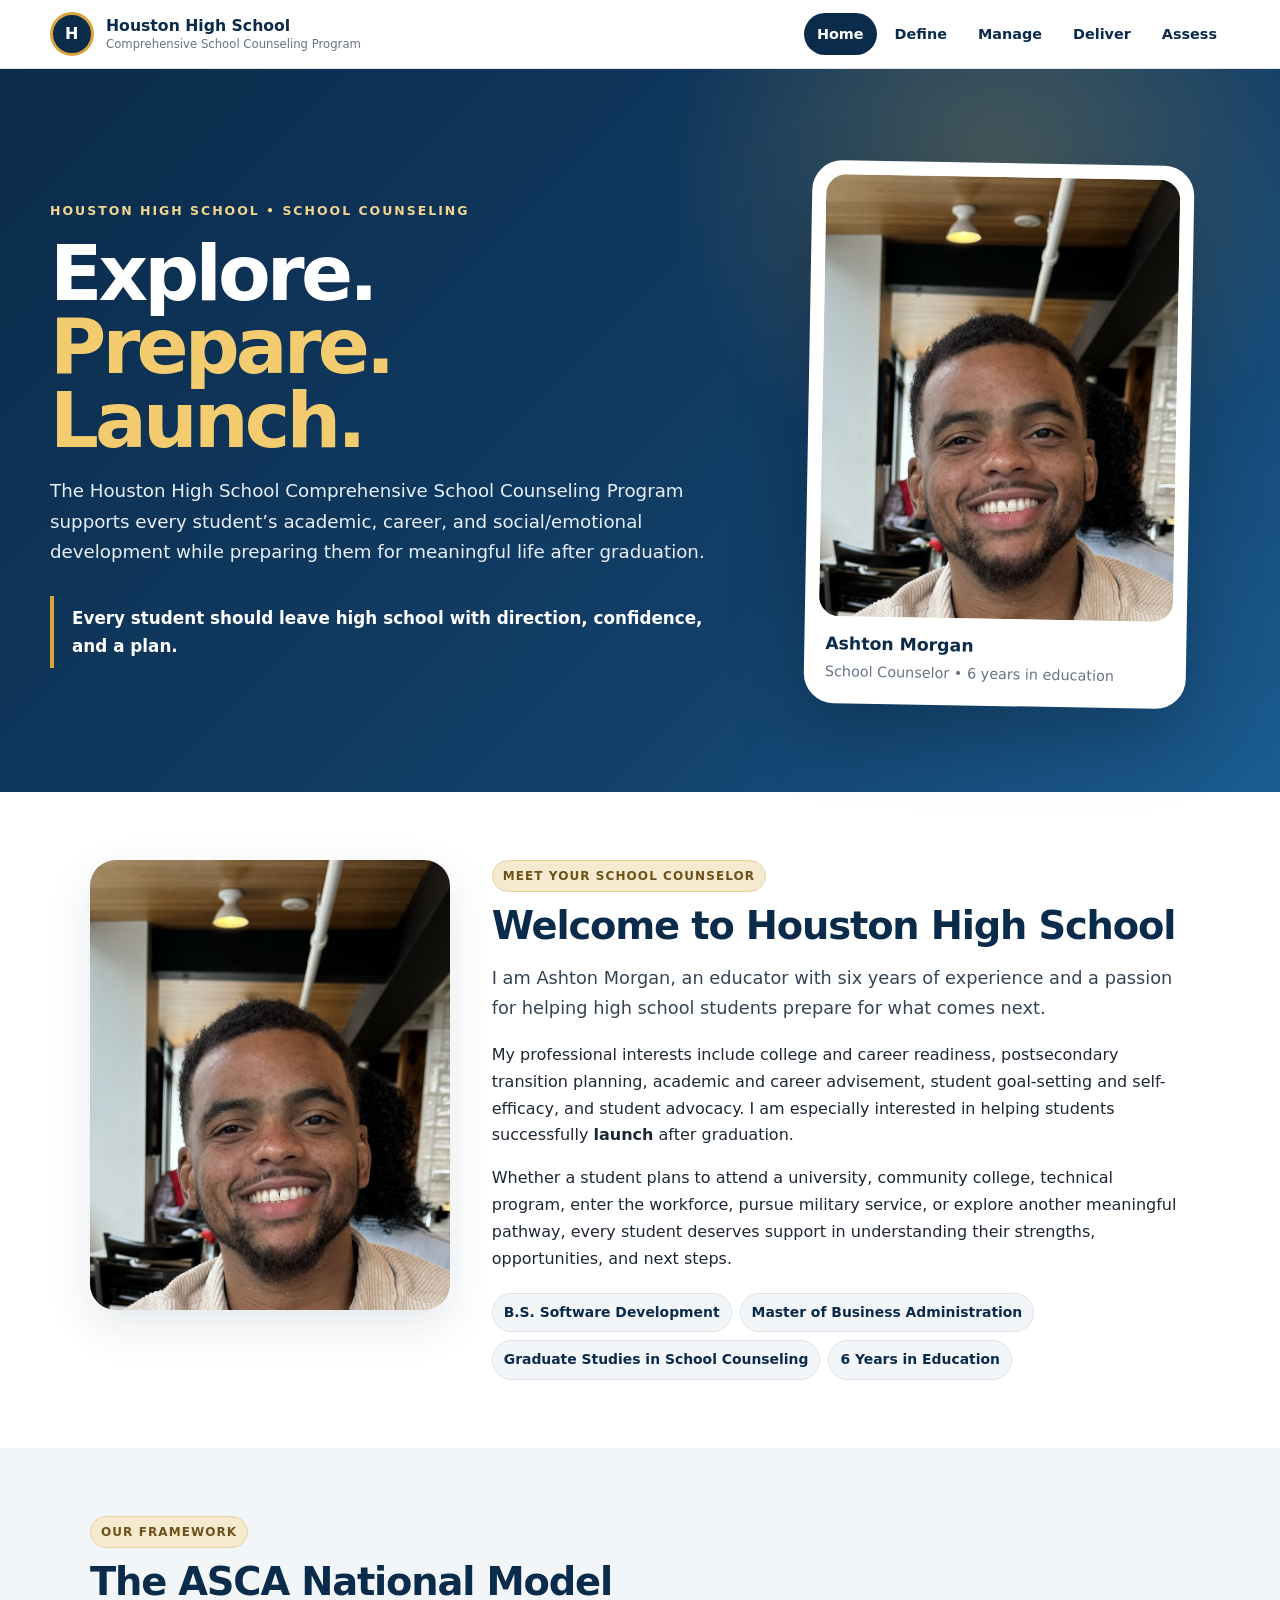
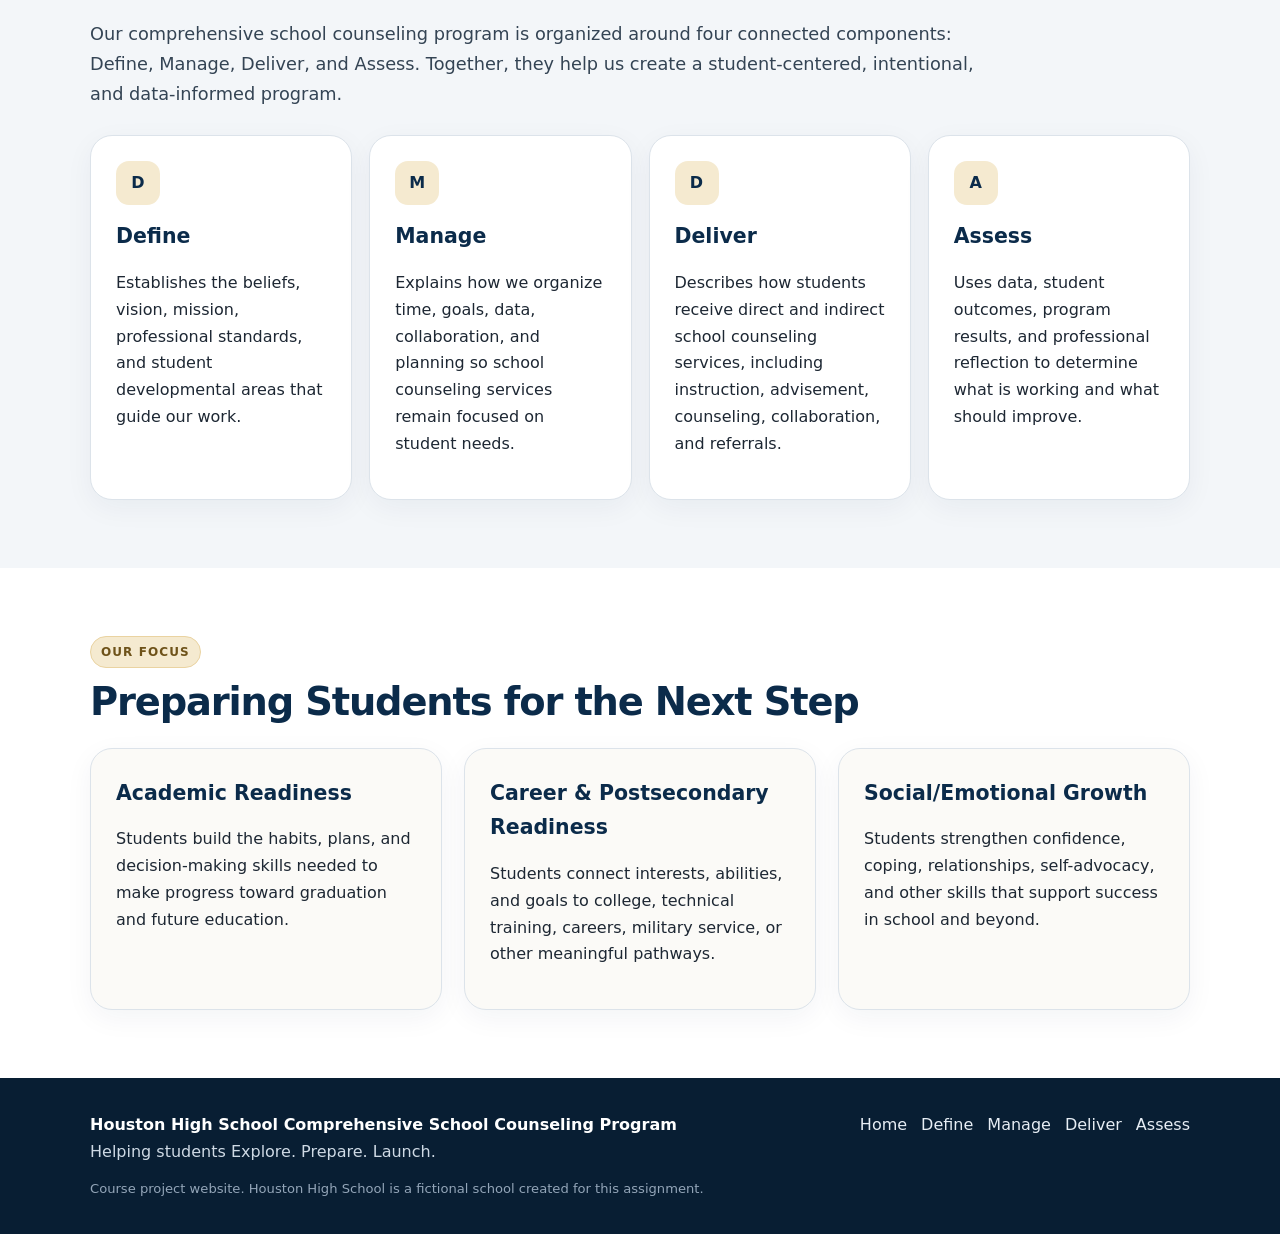
<file: index.html>
<!doctype html>
<html lang="en">
<head>
<meta charset="utf-8">
<meta name="viewport" content="width=device-width,initial-scale=1">
<title>Home | Houston High School School Counseling</title>
<meta name="description" content="Houston High School Comprehensive School Counseling Program — Home.">
<link rel="stylesheet" href="assets/styles.css">
</head>
<body>
<a class="skip" href="#main">Skip to main content</a>
<header class="topbar">
  <div class="topbar-inner">
    <a class="brand" href="index.html"><span class="seal">H</span><span><strong>Houston High School</strong><small>Comprehensive School Counseling Program</small></span></a>
    <nav class="nav" aria-label="Primary navigation"><a href="index.html" class="current">Home</a><a href="define.html" class="">Define</a><a href="manage.html" class="">Manage</a><a href="deliver.html" class="">Deliver</a><a href="assess.html" class="">Assess</a></nav>
  </div>
</header>
<main id="main">

<section class="hero">
  <div class="hero-inner">
    <div>
      <div class="eyebrow">Houston High School • School Counseling</div>
      <h1>Explore.<span>Prepare. Launch.</span></h1>
      <p class="intro">The Houston High School Comprehensive School Counseling Program supports every student’s academic, career, and social/emotional development while preparing them for meaningful life after graduation.</p>
      <div class="hero-quote">Every student should leave high school with direction, confidence, and a plan.</div>
    </div>
    <figure class="portrait-card">
      <img src="assets/ashton-morgan.jpg" alt="Portrait of Ashton Morgan">
      <figcaption><strong>Ashton Morgan</strong><span>School Counselor • 6 years in education</span></figcaption>
    </figure>
  </div>
</section>

<section class="section">
  <div class="wrap profile">
    <img src="assets/ashton-morgan.jpg" alt="Ashton Morgan smiling in a professional portrait">
    <div>
      <span class="badge">Meet Your School Counselor</span>
      <h2>Welcome to Houston High School</h2>
      <p class="lede">I am Ashton Morgan, an educator with six years of experience and a passion for helping high school students prepare for what comes next.</p>
      <p>My professional interests include college and career readiness, postsecondary transition planning, academic and career advisement, student goal-setting and self-efficacy, and student advocacy. I am especially interested in helping students successfully <strong>launch</strong> after graduation.</p>
      <p>Whether a student plans to attend a university, community college, technical program, enter the workforce, pursue military service, or explore another meaningful pathway, every student deserves support in understanding their strengths, opportunities, and next steps.</p>
      <div class="pills">
        <span class="pill">B.S. Software Development</span>
        <span class="pill">Master of Business Administration</span>
        <span class="pill">Graduate Studies in School Counseling</span>
        <span class="pill">6 Years in Education</span>
      </div>
    </div>
  </div>
</section>

<section class="section alt">
  <div class="wrap">
    <span class="badge">Our Framework</span>
    <h2>The ASCA National Model</h2>
    <p class="lede">Our comprehensive school counseling program is organized around four connected components: Define, Manage, Deliver, and Assess. Together, they help us create a student-centered, intentional, and data-informed program.</p>
    <div class="grid-4" style="margin-top:26px">
      <article class="card"><div class="icon">D</div><h3>Define</h3><p>Establishes the beliefs, vision, mission, professional standards, and student developmental areas that guide our work.</p></article>
      <article class="card"><div class="icon">M</div><h3>Manage</h3><p>Explains how we organize time, goals, data, collaboration, and planning so school counseling services remain focused on student needs.</p></article>
      <article class="card"><div class="icon">D</div><h3>Deliver</h3><p>Describes how students receive direct and indirect school counseling services, including instruction, advisement, counseling, collaboration, and referrals.</p></article>
      <article class="card"><div class="icon">A</div><h3>Assess</h3><p>Uses data, student outcomes, program results, and professional reflection to determine what is working and what should improve.</p></article>
    </div>
  </div>
</section>

<section class="section">
  <div class="wrap">
    <span class="badge">Our Focus</span>
    <h2>Preparing Students for the Next Step</h2>
    <div class="grid-3" style="margin-top:25px">
      <article class="card soft"><h3>Academic Readiness</h3><p>Students build the habits, plans, and decision-making skills needed to make progress toward graduation and future education.</p></article>
      <article class="card soft"><h3>Career & Postsecondary Readiness</h3><p>Students connect interests, abilities, and goals to college, technical training, careers, military service, or other meaningful pathways.</p></article>
      <article class="card soft"><h3>Social/Emotional Growth</h3><p>Students strengthen confidence, coping, relationships, self-advocacy, and other skills that support success in school and beyond.</p></article>
    </div>
  </div>
</section>

</main>

<footer class="footer">
  <div class="footer-inner">
    <div>
      <strong>Houston High School Comprehensive School Counseling Program</strong><br>
      <span>Helping students Explore. Prepare. Launch.</span>
      <div class="project-note">Course project website. Houston High School is a fictional school created for this assignment.</div>
    </div>
    <div class="footer-nav"><a href="index.html">Home</a><a href="define.html">Define</a><a href="manage.html">Manage</a><a href="deliver.html">Deliver</a><a href="assess.html">Assess</a></div>
  </div>
</footer>

</body>
</html>
</file>
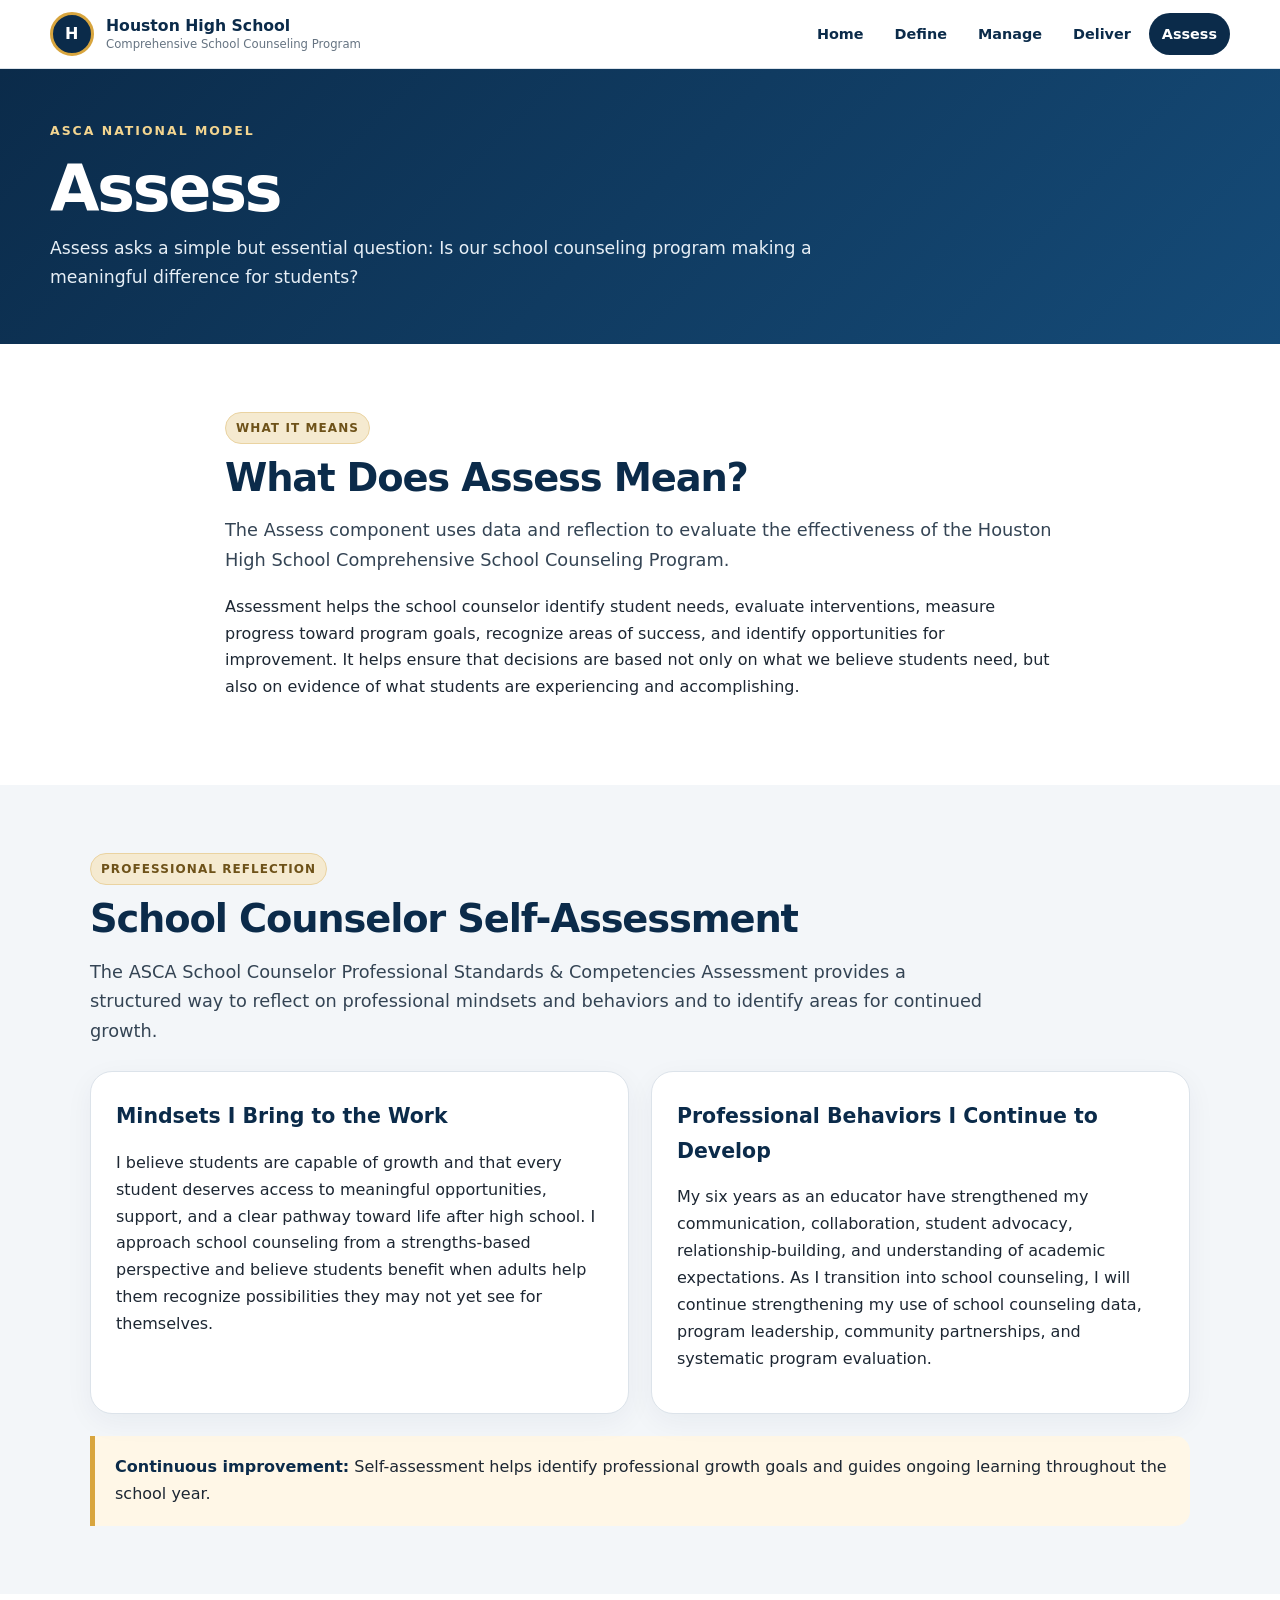
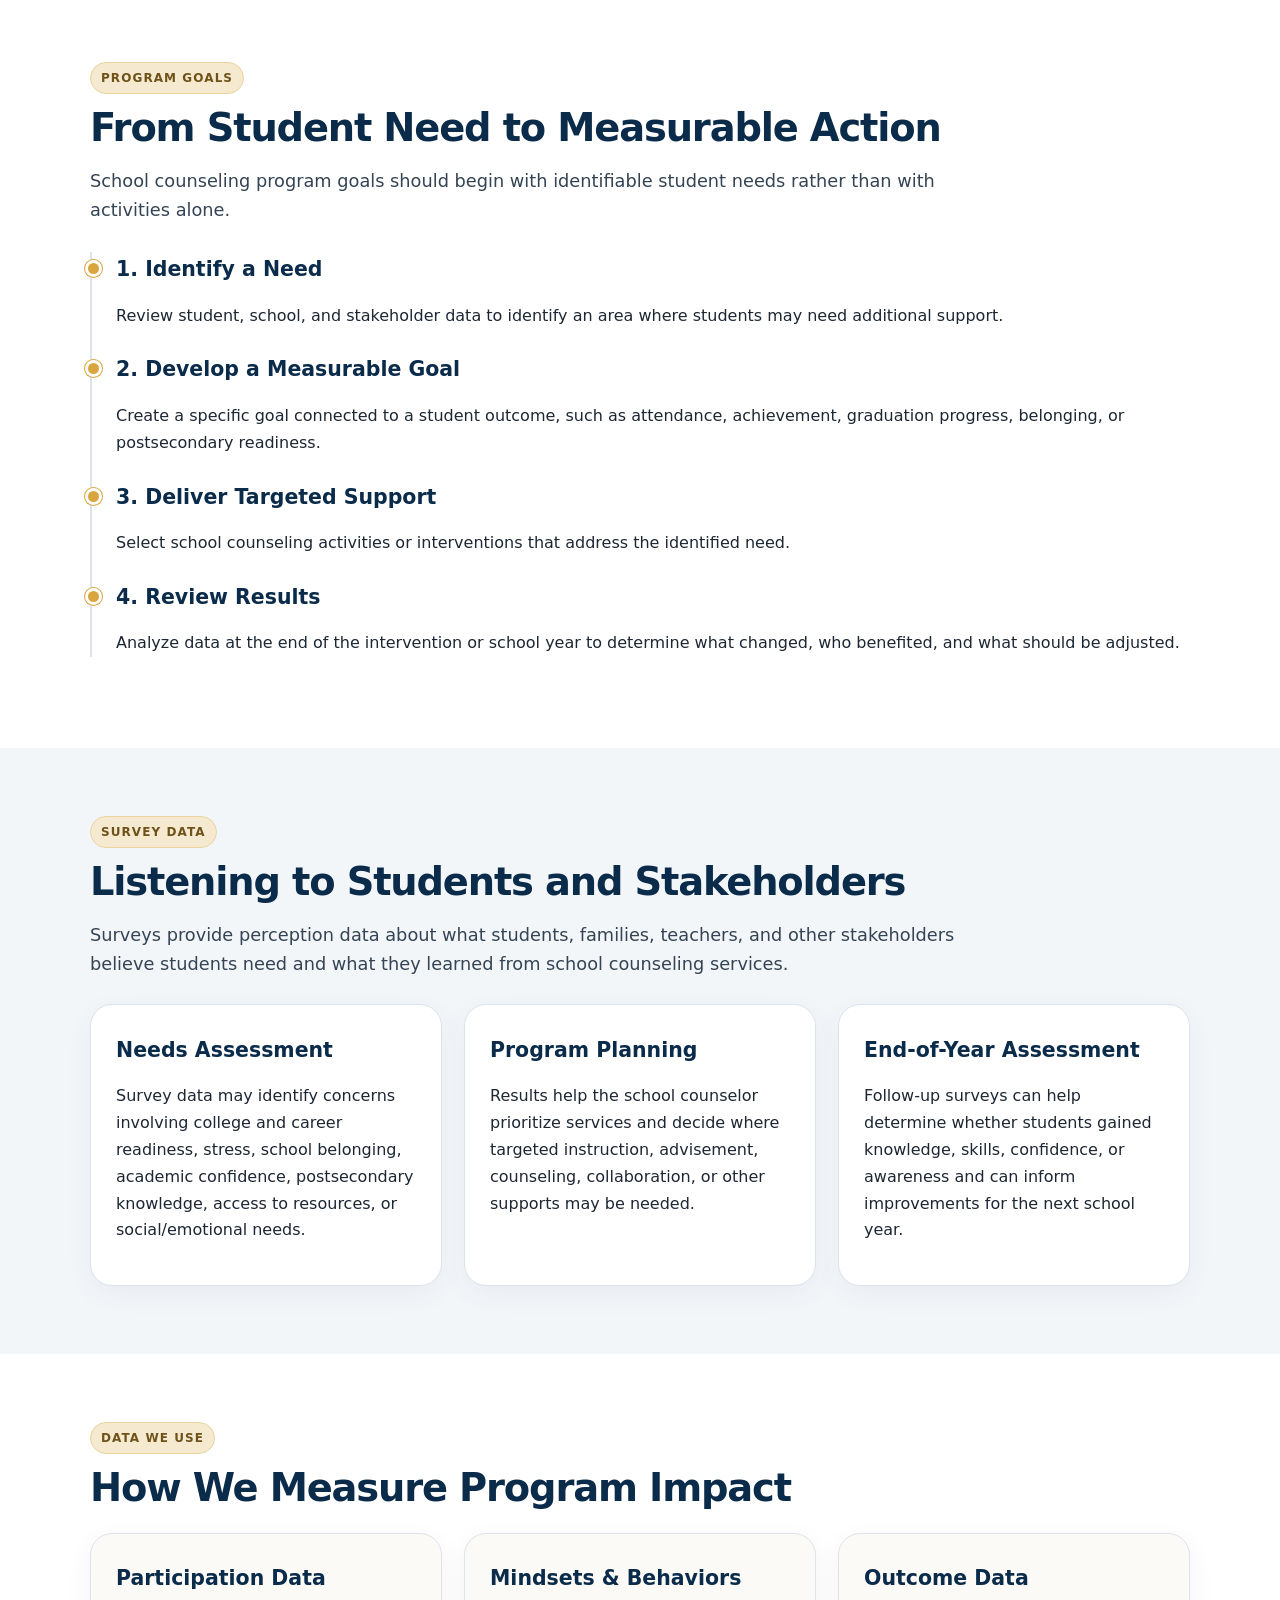
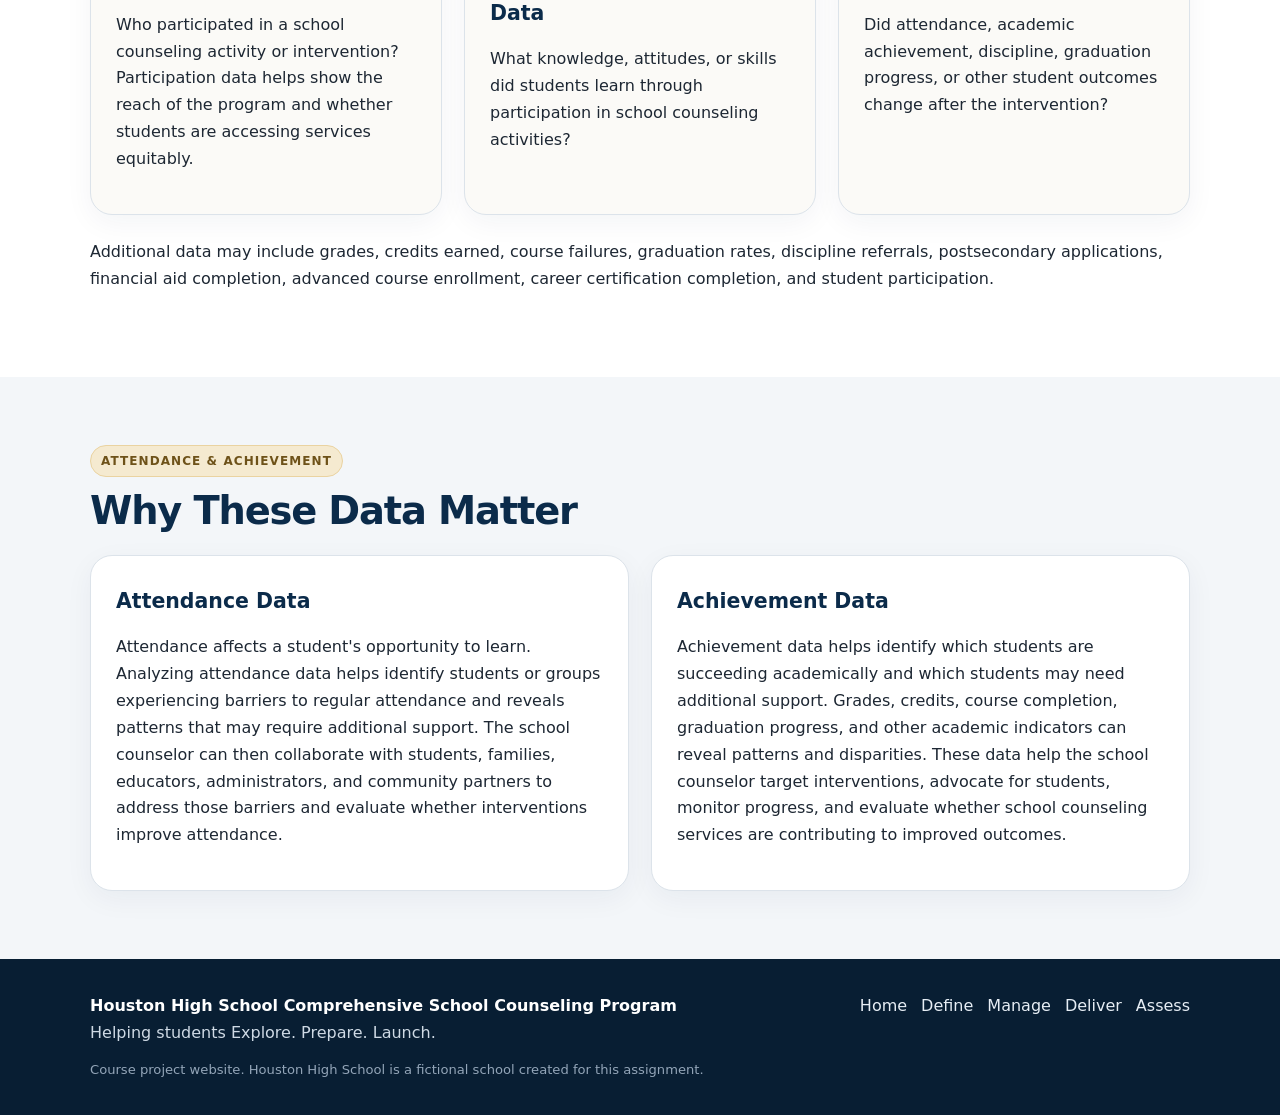
<file: assess.html>
<!doctype html>
<html lang="en">
<head>
<meta charset="utf-8">
<meta name="viewport" content="width=device-width,initial-scale=1">
<title>Assess | Houston High School School Counseling</title>
<meta name="description" content="Houston High School Comprehensive School Counseling Program — Assess.">
<link rel="stylesheet" href="assets/styles.css">
</head>
<body>
<a class="skip" href="#main">Skip to main content</a>
<header class="topbar">
  <div class="topbar-inner">
    <a class="brand" href="index.html"><span class="seal">H</span><span><strong>Houston High School</strong><small>Comprehensive School Counseling Program</small></span></a>
    <nav class="nav" aria-label="Primary navigation"><a href="index.html" class="">Home</a><a href="define.html" class="">Define</a><a href="manage.html" class="">Manage</a><a href="deliver.html" class="">Deliver</a><a href="assess.html" class="current">Assess</a></nav>
  </div>
</header>
<main id="main">

<section class="page-hero"><div class="wrap">
  <div class="eyebrow">ASCA National Model</div>
  <h1>Assess</h1>
  <p>Assess asks a simple but essential question: Is our school counseling program making a meaningful difference for students?</p>
</div></section>

<section class="section"><div class="narrow">
  <span class="badge">What It Means</span>
  <h2>What Does Assess Mean?</h2>
  <p class="lede">The Assess component uses data and reflection to evaluate the effectiveness of the Houston High School Comprehensive School Counseling Program.</p>
  <p>Assessment helps the school counselor identify student needs, evaluate interventions, measure progress toward program goals, recognize areas of success, and identify opportunities for improvement. It helps ensure that decisions are based not only on what we believe students need, but also on evidence of what students are experiencing and accomplishing.</p>
</div></section>

<section class="section alt"><div class="wrap">
  <span class="badge">Professional Reflection</span>
  <h2>School Counselor Self-Assessment</h2>
  <p class="lede">The ASCA School Counselor Professional Standards & Competencies Assessment provides a structured way to reflect on professional mindsets and behaviors and to identify areas for continued growth.</p>
  <div class="grid-2" style="margin-top:24px">
    <article class="card">
      <h3>Mindsets I Bring to the Work</h3>
      <p>I believe students are capable of growth and that every student deserves access to meaningful opportunities, support, and a clear pathway toward life after high school. I approach school counseling from a strengths-based perspective and believe students benefit when adults help them recognize possibilities they may not yet see for themselves.</p>
    </article>
    <article class="card">
      <h3>Professional Behaviors I Continue to Develop</h3>
      <p>My six years as an educator have strengthened my communication, collaboration, student advocacy, relationship-building, and understanding of academic expectations. As I transition into school counseling, I will continue strengthening my use of school counseling data, program leadership, community partnerships, and systematic program evaluation.</p>
    </article>
  </div>
  <div class="callout" style="margin-top:22px"><strong>Continuous improvement:</strong> Self-assessment helps identify professional growth goals and guides ongoing learning throughout the school year.</div>
</div></section>

<section class="section"><div class="wrap">
  <span class="badge">Program Goals</span>
  <h2>From Student Need to Measurable Action</h2>
  <p class="lede">School counseling program goals should begin with identifiable student needs rather than with activities alone.</p>
  <div class="timeline" style="margin-top:26px">
    <div class="timeline-item"><h3>1. Identify a Need</h3><p>Review student, school, and stakeholder data to identify an area where students may need additional support.</p></div>
    <div class="timeline-item"><h3>2. Develop a Measurable Goal</h3><p>Create a specific goal connected to a student outcome, such as attendance, achievement, graduation progress, belonging, or postsecondary readiness.</p></div>
    <div class="timeline-item"><h3>3. Deliver Targeted Support</h3><p>Select school counseling activities or interventions that address the identified need.</p></div>
    <div class="timeline-item"><h3>4. Review Results</h3><p>Analyze data at the end of the intervention or school year to determine what changed, who benefited, and what should be adjusted.</p></div>
  </div>
</div></section>

<section class="section alt"><div class="wrap">
  <span class="badge">Survey Data</span>
  <h2>Listening to Students and Stakeholders</h2>
  <p class="lede">Surveys provide perception data about what students, families, teachers, and other stakeholders believe students need and what they learned from school counseling services.</p>
  <div class="grid-3" style="margin-top:24px">
    <article class="card"><h3>Needs Assessment</h3><p>Survey data may identify concerns involving college and career readiness, stress, school belonging, academic confidence, postsecondary knowledge, access to resources, or social/emotional needs.</p></article>
    <article class="card"><h3>Program Planning</h3><p>Results help the school counselor prioritize services and decide where targeted instruction, advisement, counseling, collaboration, or other supports may be needed.</p></article>
    <article class="card"><h3>End-of-Year Assessment</h3><p>Follow-up surveys can help determine whether students gained knowledge, skills, confidence, or awareness and can inform improvements for the next school year.</p></article>
  </div>
</div></section>

<section class="section"><div class="wrap">
  <span class="badge">Data We Use</span>
  <h2>How We Measure Program Impact</h2>
  <div class="grid-3" style="margin-top:24px">
    <article class="card soft"><h3>Participation Data</h3><p>Who participated in a school counseling activity or intervention? Participation data helps show the reach of the program and whether students are accessing services equitably.</p></article>
    <article class="card soft"><h3>Mindsets & Behaviors Data</h3><p>What knowledge, attitudes, or skills did students learn through participation in school counseling activities?</p></article>
    <article class="card soft"><h3>Outcome Data</h3><p>Did attendance, academic achievement, discipline, graduation progress, or other student outcomes change after the intervention?</p></article>
  </div>
  <p style="margin-top:24px">Additional data may include grades, credits earned, course failures, graduation rates, discipline referrals, postsecondary applications, financial aid completion, advanced course enrollment, career certification completion, and student participation.</p>
</div></section>

<section class="section alt"><div class="wrap">
  <span class="badge">Attendance & Achievement</span>
  <h2>Why These Data Matter</h2>
  <div class="grid-2" style="margin-top:24px">
    <article class="card"><h3>Attendance Data</h3><p>Attendance affects a student's opportunity to learn. Analyzing attendance data helps identify students or groups experiencing barriers to regular attendance and reveals patterns that may require additional support. The school counselor can then collaborate with students, families, educators, administrators, and community partners to address those barriers and evaluate whether interventions improve attendance.</p></article>
    <article class="card"><h3>Achievement Data</h3><p>Achievement data helps identify which students are succeeding academically and which students may need additional support. Grades, credits, course completion, graduation progress, and other academic indicators can reveal patterns and disparities. These data help the school counselor target interventions, advocate for students, monitor progress, and evaluate whether school counseling services are contributing to improved outcomes.</p></article>
  </div>
</div></section>

</main>

<footer class="footer">
  <div class="footer-inner">
    <div>
      <strong>Houston High School Comprehensive School Counseling Program</strong><br>
      <span>Helping students Explore. Prepare. Launch.</span>
      <div class="project-note">Course project website. Houston High School is a fictional school created for this assignment.</div>
    </div>
    <div class="footer-nav"><a href="index.html">Home</a><a href="define.html">Define</a><a href="manage.html">Manage</a><a href="deliver.html">Deliver</a><a href="assess.html">Assess</a></div>
  </div>
</footer>

</body>
</html>
</file>
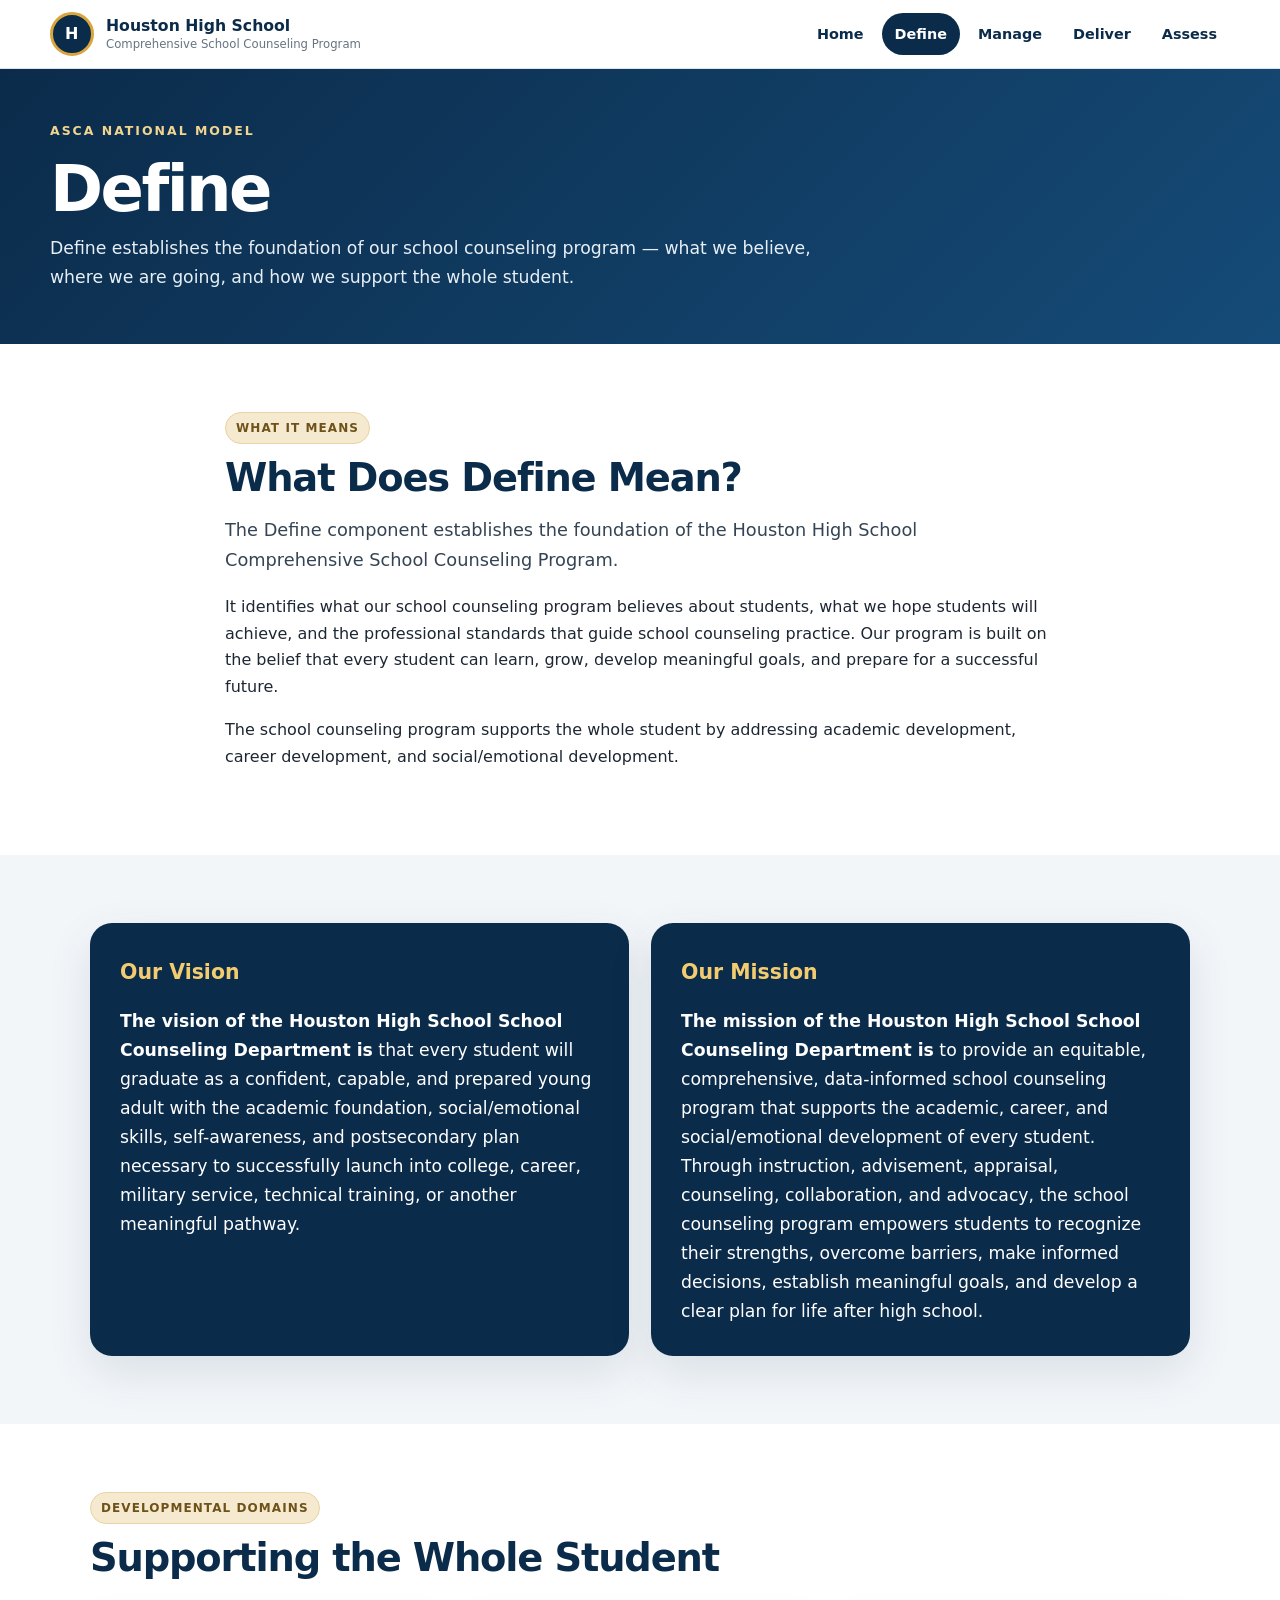
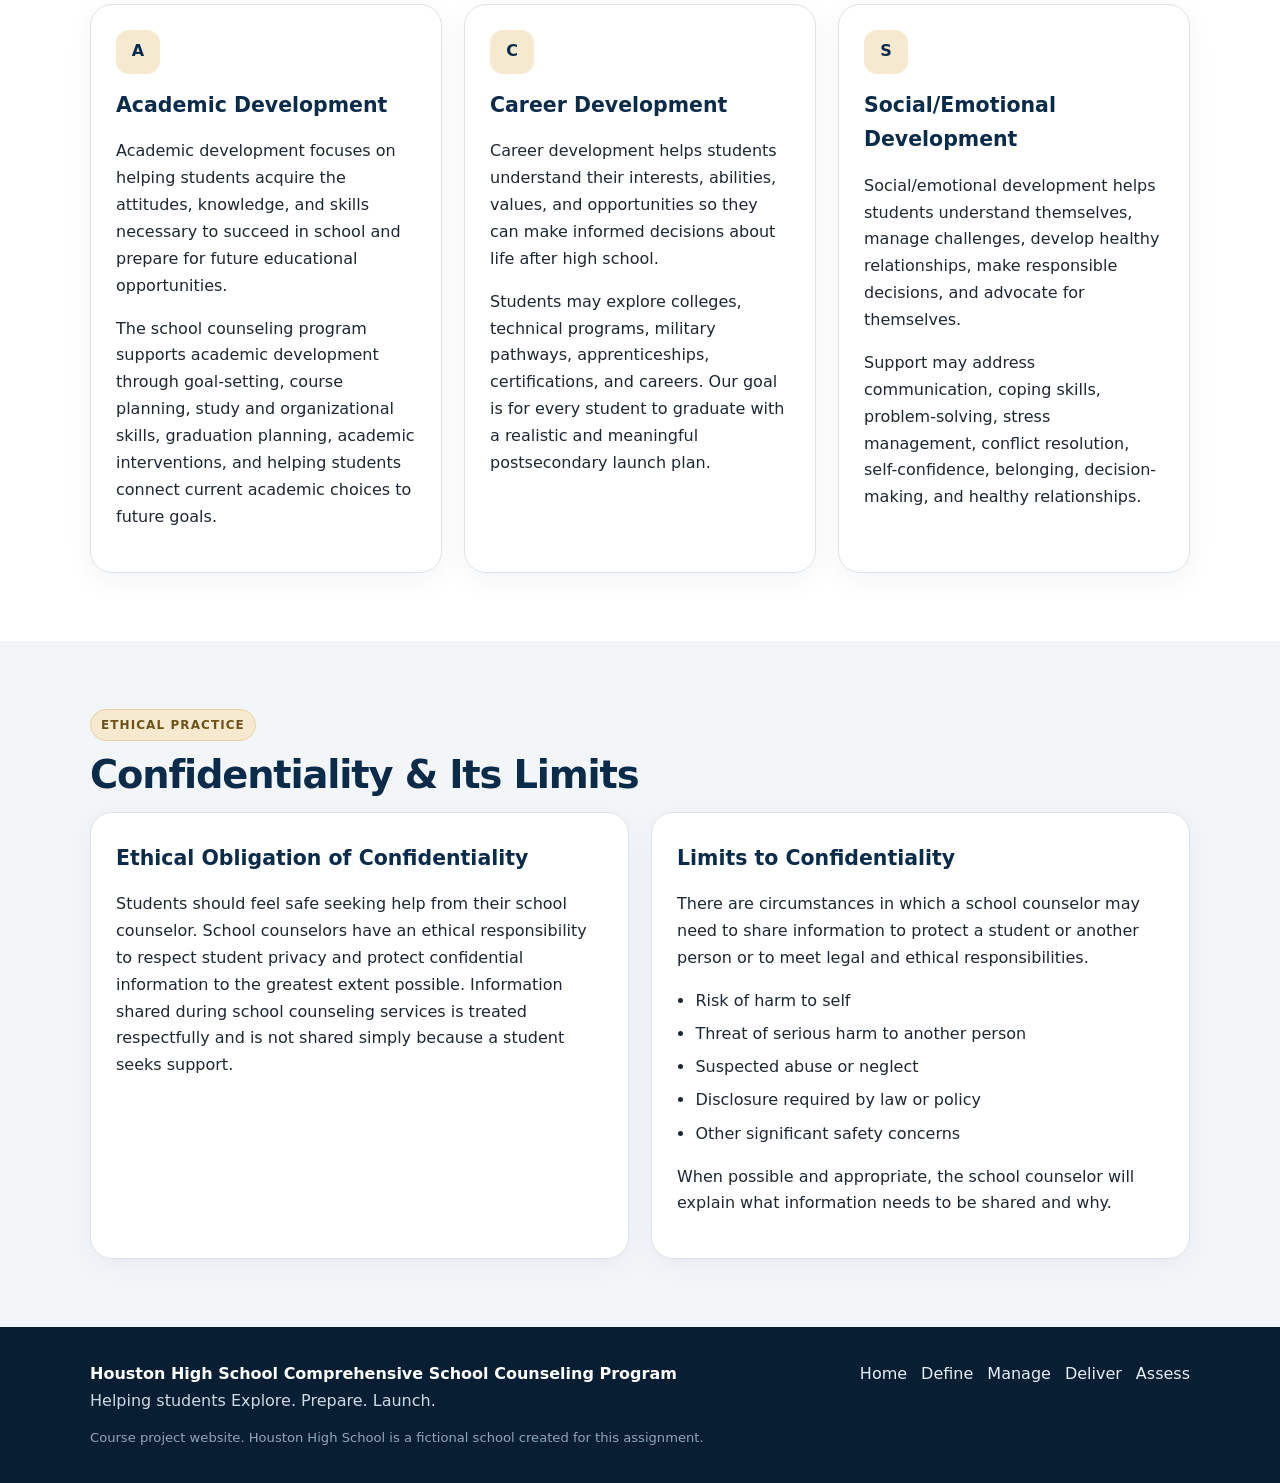
<file: define.html>
<!doctype html>
<html lang="en">
<head>
<meta charset="utf-8">
<meta name="viewport" content="width=device-width,initial-scale=1">
<title>Define | Houston High School School Counseling</title>
<meta name="description" content="Houston High School Comprehensive School Counseling Program — Define.">
<link rel="stylesheet" href="assets/styles.css">
</head>
<body>
<a class="skip" href="#main">Skip to main content</a>
<header class="topbar">
  <div class="topbar-inner">
    <a class="brand" href="index.html"><span class="seal">H</span><span><strong>Houston High School</strong><small>Comprehensive School Counseling Program</small></span></a>
    <nav class="nav" aria-label="Primary navigation"><a href="index.html" class="">Home</a><a href="define.html" class="current">Define</a><a href="manage.html" class="">Manage</a><a href="deliver.html" class="">Deliver</a><a href="assess.html" class="">Assess</a></nav>
  </div>
</header>
<main id="main">

<section class="page-hero"><div class="wrap">
  <div class="eyebrow">ASCA National Model</div>
  <h1>Define</h1>
  <p>Define establishes the foundation of our school counseling program — what we believe, where we are going, and how we support the whole student.</p>
</div></section>

<section class="section"><div class="narrow">
  <span class="badge">What It Means</span>
  <h2>What Does Define Mean?</h2>
  <p class="lede">The Define component establishes the foundation of the Houston High School Comprehensive School Counseling Program.</p>
  <p>It identifies what our school counseling program believes about students, what we hope students will achieve, and the professional standards that guide school counseling practice. Our program is built on the belief that every student can learn, grow, develop meaningful goals, and prepare for a successful future.</p>
  <p>The school counseling program supports the whole student by addressing academic development, career development, and social/emotional development.</p>
</div></section>

<section class="section alt"><div class="wrap">
  <div class="grid-2">
    <article class="statement">
      <h3>Our Vision</h3>
      <p><strong>The vision of the Houston High School School Counseling Department is</strong> that every student will graduate as a confident, capable, and prepared young adult with the academic foundation, social/emotional skills, self-awareness, and postsecondary plan necessary to successfully launch into college, career, military service, technical training, or another meaningful pathway.</p>
    </article>
    <article class="statement">
      <h3>Our Mission</h3>
      <p><strong>The mission of the Houston High School School Counseling Department is</strong> to provide an equitable, comprehensive, data-informed school counseling program that supports the academic, career, and social/emotional development of every student. Through instruction, advisement, appraisal, counseling, collaboration, and advocacy, the school counseling program empowers students to recognize their strengths, overcome barriers, make informed decisions, establish meaningful goals, and develop a clear plan for life after high school.</p>
    </article>
  </div>
</div></section>

<section class="section"><div class="wrap">
  <span class="badge">Developmental Domains</span>
  <h2>Supporting the Whole Student</h2>
  <div class="grid-3" style="margin-top:25px">
    <article class="card"><div class="icon">A</div><h3>Academic Development</h3><p>Academic development focuses on helping students acquire the attitudes, knowledge, and skills necessary to succeed in school and prepare for future educational opportunities.</p><p>The school counseling program supports academic development through goal-setting, course planning, study and organizational skills, graduation planning, academic interventions, and helping students connect current academic choices to future goals.</p></article>
    <article class="card"><div class="icon">C</div><h3>Career Development</h3><p>Career development helps students understand their interests, abilities, values, and opportunities so they can make informed decisions about life after high school.</p><p>Students may explore colleges, technical programs, military pathways, apprenticeships, certifications, and careers. Our goal is for every student to graduate with a realistic and meaningful postsecondary launch plan.</p></article>
    <article class="card"><div class="icon">S</div><h3>Social/Emotional Development</h3><p>Social/emotional development helps students understand themselves, manage challenges, develop healthy relationships, make responsible decisions, and advocate for themselves.</p><p>Support may address communication, coping skills, problem-solving, stress management, conflict resolution, self-confidence, belonging, decision-making, and healthy relationships.</p></article>
  </div>
</div></section>

<section class="section alt"><div class="wrap">
  <span class="badge">Ethical Practice</span>
  <h2>Confidentiality & Its Limits</h2>
  <div class="grid-2">
    <article class="card"><h3>Ethical Obligation of Confidentiality</h3><p>Students should feel safe seeking help from their school counselor. School counselors have an ethical responsibility to respect student privacy and protect confidential information to the greatest extent possible. Information shared during school counseling services is treated respectfully and is not shared simply because a student seeks support.</p></article>
    <article class="card"><h3>Limits to Confidentiality</h3><p>There are circumstances in which a school counselor may need to share information to protect a student or another person or to meet legal and ethical responsibilities.</p><ul class="list"><li>Risk of harm to self</li><li>Threat of serious harm to another person</li><li>Suspected abuse or neglect</li><li>Disclosure required by law or policy</li><li>Other significant safety concerns</li></ul><p>When possible and appropriate, the school counselor will explain what information needs to be shared and why.</p></article>
  </div>
</div></section>

</main>

<footer class="footer">
  <div class="footer-inner">
    <div>
      <strong>Houston High School Comprehensive School Counseling Program</strong><br>
      <span>Helping students Explore. Prepare. Launch.</span>
      <div class="project-note">Course project website. Houston High School is a fictional school created for this assignment.</div>
    </div>
    <div class="footer-nav"><a href="index.html">Home</a><a href="define.html">Define</a><a href="manage.html">Manage</a><a href="deliver.html">Deliver</a><a href="assess.html">Assess</a></div>
  </div>
</footer>

</body>
</html>
</file>
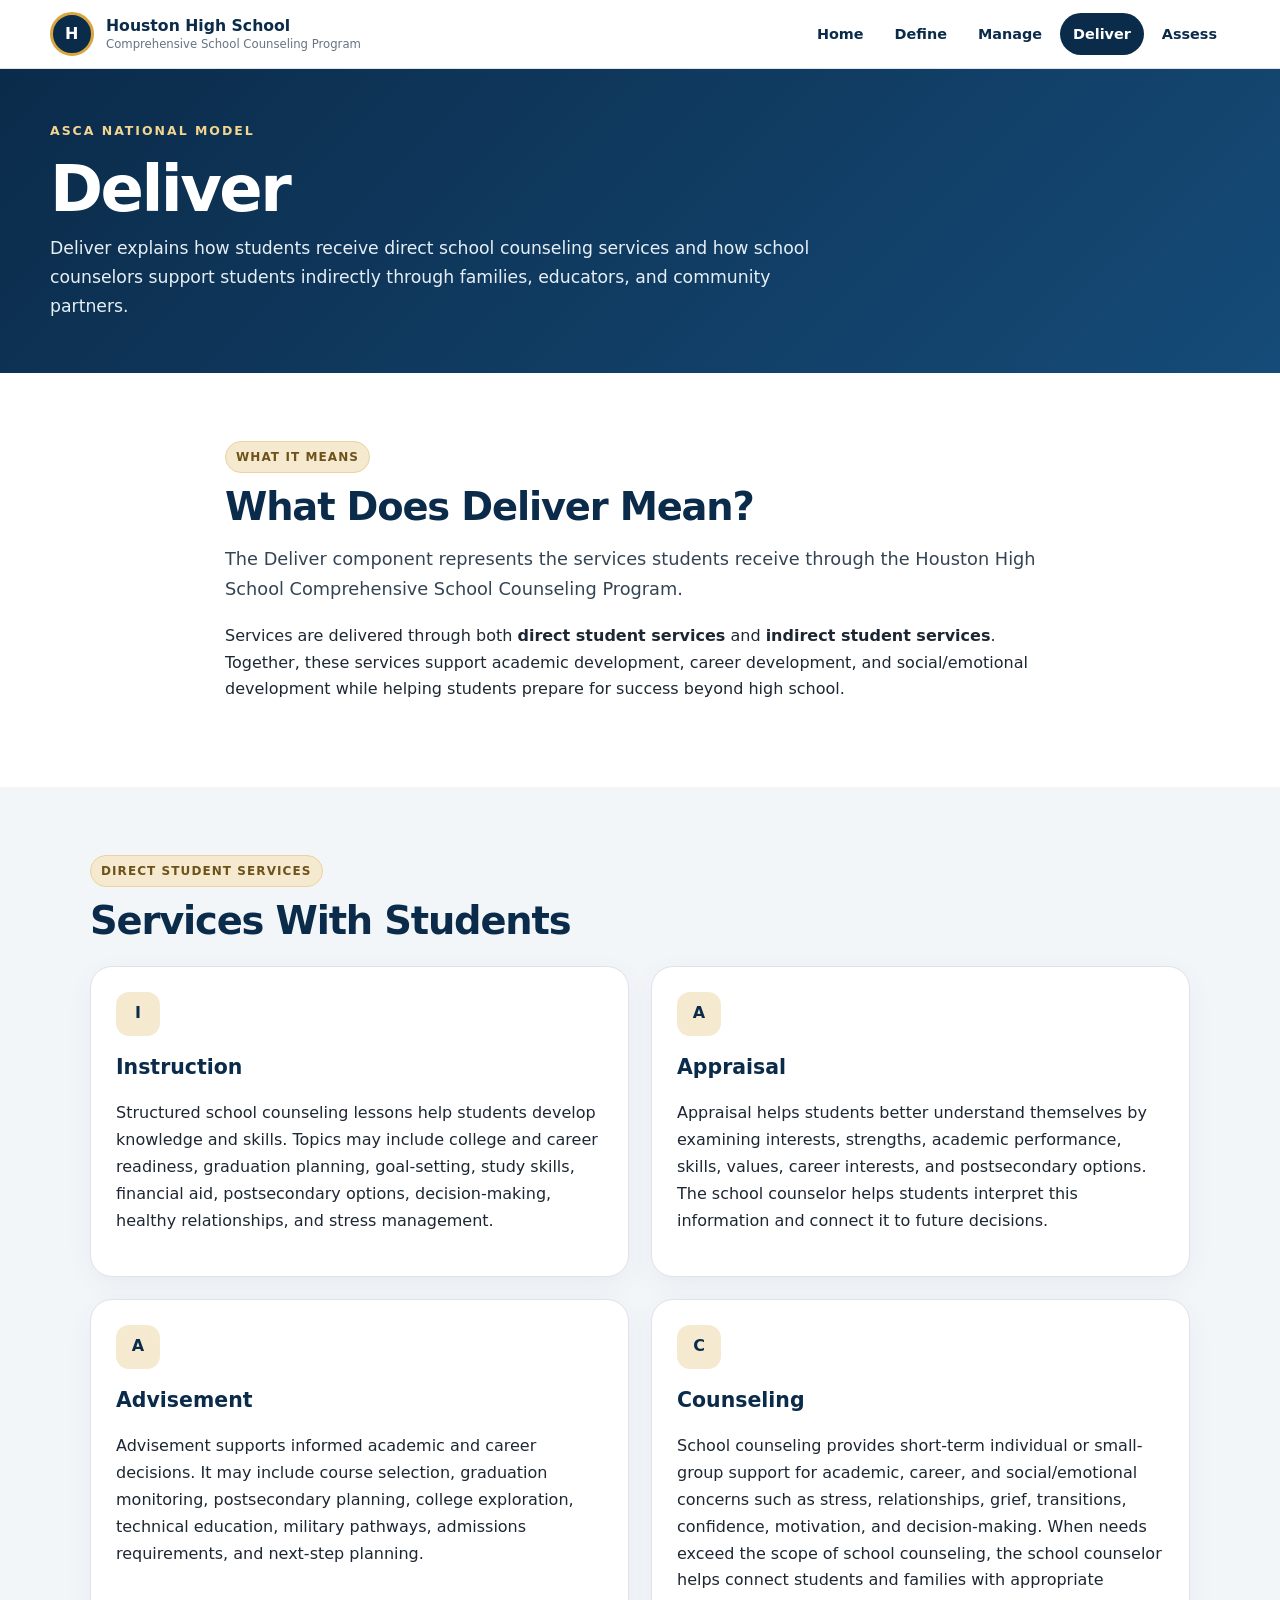
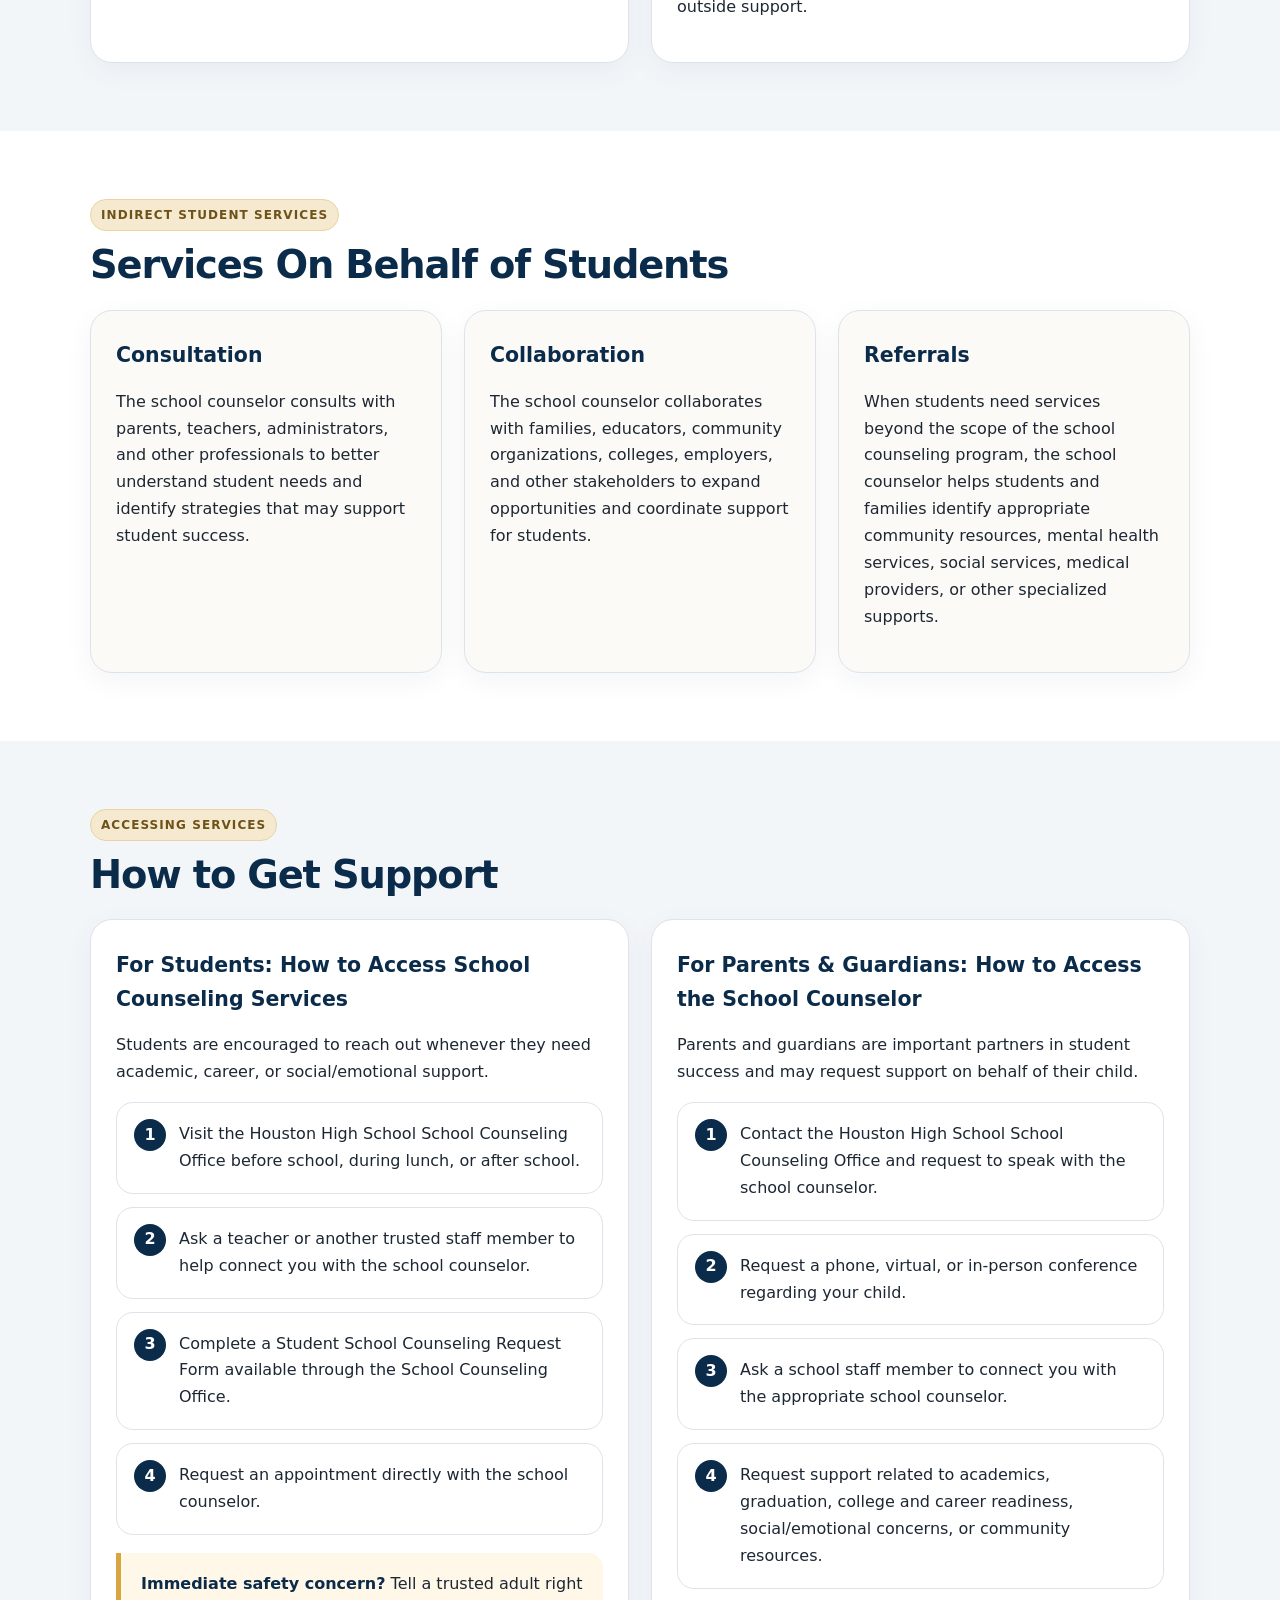
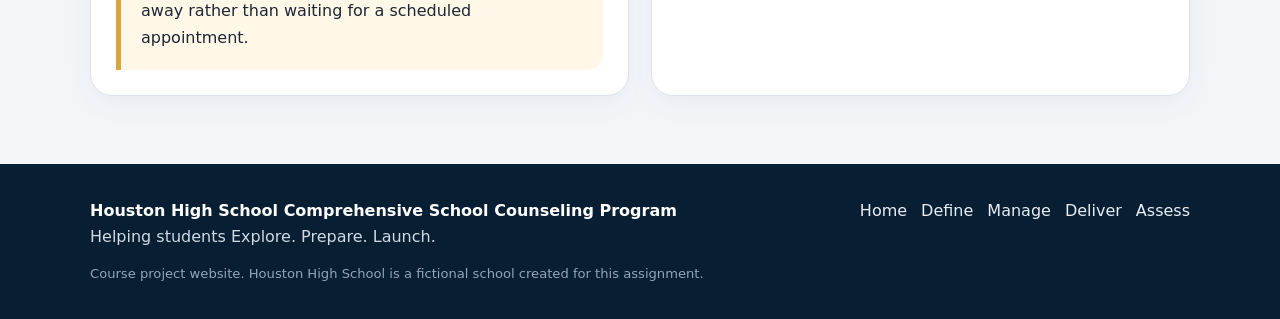
<file: deliver.html>
<!doctype html>
<html lang="en">
<head>
<meta charset="utf-8">
<meta name="viewport" content="width=device-width,initial-scale=1">
<title>Deliver | Houston High School School Counseling</title>
<meta name="description" content="Houston High School Comprehensive School Counseling Program — Deliver.">
<link rel="stylesheet" href="assets/styles.css">
</head>
<body>
<a class="skip" href="#main">Skip to main content</a>
<header class="topbar">
  <div class="topbar-inner">
    <a class="brand" href="index.html"><span class="seal">H</span><span><strong>Houston High School</strong><small>Comprehensive School Counseling Program</small></span></a>
    <nav class="nav" aria-label="Primary navigation"><a href="index.html" class="">Home</a><a href="define.html" class="">Define</a><a href="manage.html" class="">Manage</a><a href="deliver.html" class="current">Deliver</a><a href="assess.html" class="">Assess</a></nav>
  </div>
</header>
<main id="main">

<section class="page-hero"><div class="wrap">
  <div class="eyebrow">ASCA National Model</div>
  <h1>Deliver</h1>
  <p>Deliver explains how students receive direct school counseling services and how school counselors support students indirectly through families, educators, and community partners.</p>
</div></section>

<section class="section"><div class="narrow">
  <span class="badge">What It Means</span>
  <h2>What Does Deliver Mean?</h2>
  <p class="lede">The Deliver component represents the services students receive through the Houston High School Comprehensive School Counseling Program.</p>
  <p>Services are delivered through both <strong>direct student services</strong> and <strong>indirect student services</strong>. Together, these services support academic development, career development, and social/emotional development while helping students prepare for success beyond high school.</p>
</div></section>

<section class="section alt"><div class="wrap">
  <span class="badge">Direct Student Services</span>
  <h2>Services With Students</h2>
  <div class="grid-2" style="margin-top:24px">
    <article class="card"><div class="icon">I</div><h3>Instruction</h3><p>Structured school counseling lessons help students develop knowledge and skills. Topics may include college and career readiness, graduation planning, goal-setting, study skills, financial aid, postsecondary options, decision-making, healthy relationships, and stress management.</p></article>
    <article class="card"><div class="icon">A</div><h3>Appraisal</h3><p>Appraisal helps students better understand themselves by examining interests, strengths, academic performance, skills, values, career interests, and postsecondary options. The school counselor helps students interpret this information and connect it to future decisions.</p></article>
    <article class="card"><div class="icon">A</div><h3>Advisement</h3><p>Advisement supports informed academic and career decisions. It may include course selection, graduation monitoring, postsecondary planning, college exploration, technical education, military pathways, admissions requirements, and next-step planning.</p></article>
    <article class="card"><div class="icon">C</div><h3>Counseling</h3><p>School counseling provides short-term individual or small-group support for academic, career, and social/emotional concerns such as stress, relationships, grief, transitions, confidence, motivation, and decision-making. When needs exceed the scope of school counseling, the school counselor helps connect students and families with appropriate outside support.</p></article>
  </div>
</div></section>

<section class="section"><div class="wrap">
  <span class="badge">Indirect Student Services</span>
  <h2>Services On Behalf of Students</h2>
  <div class="grid-3" style="margin-top:24px">
    <article class="card soft"><h3>Consultation</h3><p>The school counselor consults with parents, teachers, administrators, and other professionals to better understand student needs and identify strategies that may support student success.</p></article>
    <article class="card soft"><h3>Collaboration</h3><p>The school counselor collaborates with families, educators, community organizations, colleges, employers, and other stakeholders to expand opportunities and coordinate support for students.</p></article>
    <article class="card soft"><h3>Referrals</h3><p>When students need services beyond the scope of the school counseling program, the school counselor helps students and families identify appropriate community resources, mental health services, social services, medical providers, or other specialized supports.</p></article>
  </div>
</div></section>

<section class="section alt"><div class="wrap">
  <span class="badge">Accessing Services</span>
  <h2>How to Get Support</h2>
  <div class="grid-2" style="margin-top:24px">
    <article class="card">
      <h3>For Students: How to Access School Counseling Services</h3>
      <p>Students are encouraged to reach out whenever they need academic, career, or social/emotional support.</p>
      <div class="steps">
        <div class="step">Visit the Houston High School School Counseling Office before school, during lunch, or after school.</div>
        <div class="step">Ask a teacher or another trusted staff member to help connect you with the school counselor.</div>
        <div class="step">Complete a Student School Counseling Request Form available through the School Counseling Office.</div>
        <div class="step">Request an appointment directly with the school counselor.</div>
      </div>
      <div class="callout" style="margin-top:18px"><strong>Immediate safety concern?</strong> Tell a trusted adult right away rather than waiting for a scheduled appointment.</div>
    </article>
    <article class="card">
      <h3>For Parents & Guardians: How to Access the School Counselor</h3>
      <p>Parents and guardians are important partners in student success and may request support on behalf of their child.</p>
      <div class="steps">
        <div class="step">Contact the Houston High School School Counseling Office and request to speak with the school counselor.</div>
        <div class="step">Request a phone, virtual, or in-person conference regarding your child.</div>
        <div class="step">Ask a school staff member to connect you with the appropriate school counselor.</div>
        <div class="step">Request support related to academics, graduation, college and career readiness, social/emotional concerns, or community resources.</div>
      </div>
    </article>
  </div>
</div></section>

</main>

<footer class="footer">
  <div class="footer-inner">
    <div>
      <strong>Houston High School Comprehensive School Counseling Program</strong><br>
      <span>Helping students Explore. Prepare. Launch.</span>
      <div class="project-note">Course project website. Houston High School is a fictional school created for this assignment.</div>
    </div>
    <div class="footer-nav"><a href="index.html">Home</a><a href="define.html">Define</a><a href="manage.html">Manage</a><a href="deliver.html">Deliver</a><a href="assess.html">Assess</a></div>
  </div>
</footer>

</body>
</html>
</file>
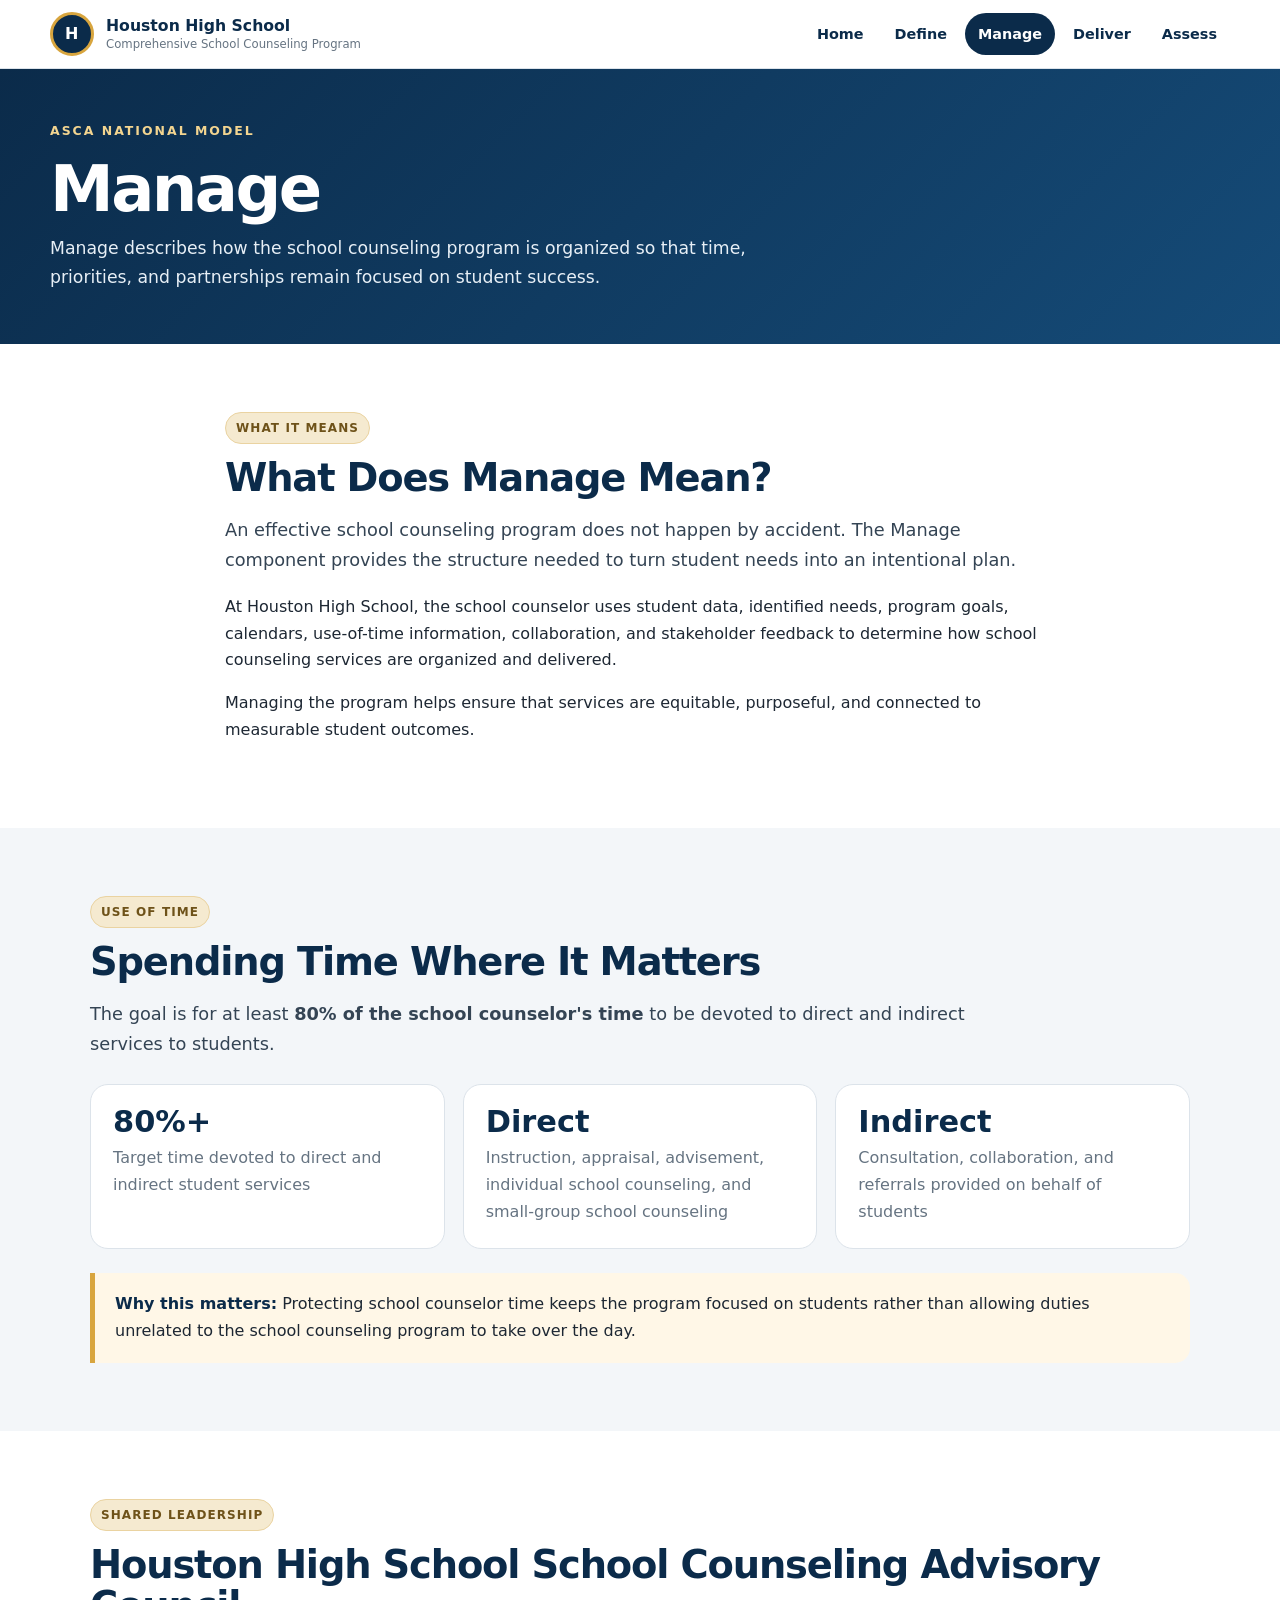
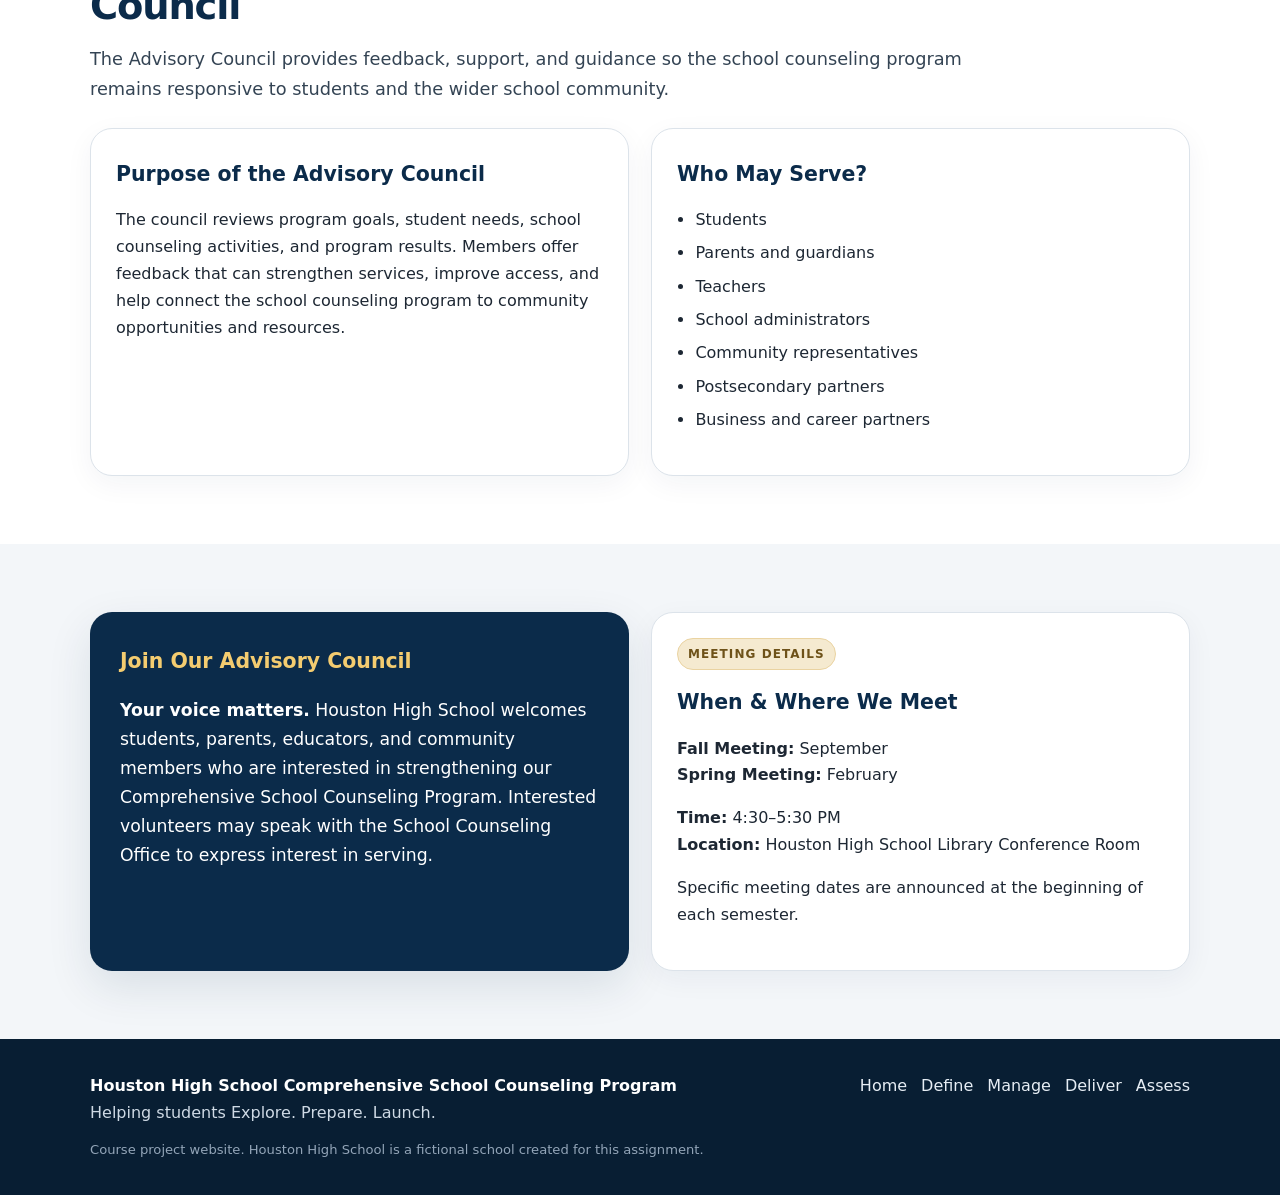
<file: manage.html>
<!doctype html>
<html lang="en">
<head>
<meta charset="utf-8">
<meta name="viewport" content="width=device-width,initial-scale=1">
<title>Manage | Houston High School School Counseling</title>
<meta name="description" content="Houston High School Comprehensive School Counseling Program — Manage.">
<link rel="stylesheet" href="assets/styles.css">
</head>
<body>
<a class="skip" href="#main">Skip to main content</a>
<header class="topbar">
  <div class="topbar-inner">
    <a class="brand" href="index.html"><span class="seal">H</span><span><strong>Houston High School</strong><small>Comprehensive School Counseling Program</small></span></a>
    <nav class="nav" aria-label="Primary navigation"><a href="index.html" class="">Home</a><a href="define.html" class="">Define</a><a href="manage.html" class="current">Manage</a><a href="deliver.html" class="">Deliver</a><a href="assess.html" class="">Assess</a></nav>
  </div>
</header>
<main id="main">

<section class="page-hero"><div class="wrap">
  <div class="eyebrow">ASCA National Model</div>
  <h1>Manage</h1>
  <p>Manage describes how the school counseling program is organized so that time, priorities, and partnerships remain focused on student success.</p>
</div></section>

<section class="section"><div class="narrow">
  <span class="badge">What It Means</span>
  <h2>What Does Manage Mean?</h2>
  <p class="lede">An effective school counseling program does not happen by accident. The Manage component provides the structure needed to turn student needs into an intentional plan.</p>
  <p>At Houston High School, the school counselor uses student data, identified needs, program goals, calendars, use-of-time information, collaboration, and stakeholder feedback to determine how school counseling services are organized and delivered.</p>
  <p>Managing the program helps ensure that services are equitable, purposeful, and connected to measurable student outcomes.</p>
</div></section>

<section class="section alt"><div class="wrap">
  <span class="badge">Use of Time</span>
  <h2>Spending Time Where It Matters</h2>
  <p class="lede">The goal is for at least <strong>80% of the school counselor's time</strong> to be devoted to direct and indirect services to students.</p>
  <div class="stats" style="margin-top:24px">
    <div class="stat"><strong>80%+</strong><span>Target time devoted to direct and indirect student services</span></div>
    <div class="stat"><strong>Direct</strong><span>Instruction, appraisal, advisement, individual school counseling, and small-group school counseling</span></div>
    <div class="stat"><strong>Indirect</strong><span>Consultation, collaboration, and referrals provided on behalf of students</span></div>
  </div>
  <div class="callout" style="margin-top:24px"><strong>Why this matters:</strong> Protecting school counselor time keeps the program focused on students rather than allowing duties unrelated to the school counseling program to take over the day.</div>
</div></section>

<section class="section"><div class="wrap">
  <span class="badge">Shared Leadership</span>
  <h2>Houston High School School Counseling Advisory Council</h2>
  <p class="lede">The Advisory Council provides feedback, support, and guidance so the school counseling program remains responsive to students and the wider school community.</p>
  <div class="grid-2" style="margin-top:24px">
    <article class="card"><h3>Purpose of the Advisory Council</h3><p>The council reviews program goals, student needs, school counseling activities, and program results. Members offer feedback that can strengthen services, improve access, and help connect the school counseling program to community opportunities and resources.</p></article>
    <article class="card"><h3>Who May Serve?</h3><ul class="list"><li>Students</li><li>Parents and guardians</li><li>Teachers</li><li>School administrators</li><li>Community representatives</li><li>Postsecondary partners</li><li>Business and career partners</li></ul></article>
  </div>
</div></section>

<section class="section alt"><div class="wrap">
  <div class="grid-2">
    <article class="statement"><h3>Join Our Advisory Council</h3><p><strong>Your voice matters.</strong> Houston High School welcomes students, parents, educators, and community members who are interested in strengthening our Comprehensive School Counseling Program. Interested volunteers may speak with the School Counseling Office to express interest in serving.</p></article>
    <article class="card"><span class="badge">Meeting Details</span><h3>When & Where We Meet</h3><p><strong>Fall Meeting:</strong> September<br><strong>Spring Meeting:</strong> February</p><p><strong>Time:</strong> 4:30–5:30 PM<br><strong>Location:</strong> Houston High School Library Conference Room</p><p>Specific meeting dates are announced at the beginning of each semester.</p></article>
  </div>
</div></section>

</main>

<footer class="footer">
  <div class="footer-inner">
    <div>
      <strong>Houston High School Comprehensive School Counseling Program</strong><br>
      <span>Helping students Explore. Prepare. Launch.</span>
      <div class="project-note">Course project website. Houston High School is a fictional school created for this assignment.</div>
    </div>
    <div class="footer-nav"><a href="index.html">Home</a><a href="define.html">Define</a><a href="manage.html">Manage</a><a href="deliver.html">Deliver</a><a href="assess.html">Assess</a></div>
  </div>
</footer>

</body>
</html>
</file>
<file: assets/styles.css>
:root{
  --navy:#0b2b4a;
  --navy2:#154b78;
  --gold:#d8a53e;
  --gold-soft:#f5ead0;
  --cream:#fbfaf7;
  --ink:#1d2733;
  --muted:#667482;
  --line:#dce3ea;
  --soft:#f3f6f9;
  --white:#ffffff;
  --shadow:0 16px 45px rgba(11,43,74,.11);
  --radius:22px;
}
*{box-sizing:border-box}
html{scroll-behavior:smooth}
body{
  margin:0;
  font-family: Inter, ui-sans-serif, system-ui, -apple-system, BlinkMacSystemFont, "Segoe UI", Arial, sans-serif;
  color:var(--ink);
  background:var(--white);
  line-height:1.68;
}
a{color:inherit}
img{max-width:100%;display:block}
.skip{
  position:absolute;left:-9999px;top:auto;
}
.skip:focus{
  left:14px;top:14px;z-index:1000;background:#fff;color:#000;
  padding:10px 14px;border-radius:8px;box-shadow:var(--shadow);
}
.topbar{
  position:sticky;top:0;z-index:50;
  background:rgba(255,255,255,.97);
  border-bottom:1px solid var(--line);
  backdrop-filter:blur(12px);
}
.topbar-inner{
  width:min(1180px,calc(100% - 32px));
  margin:0 auto;
  display:flex;align-items:center;justify-content:space-between;
  gap:26px;padding:12px 0;
}
.brand{
  display:flex;align-items:center;gap:12px;text-decoration:none;min-width:max-content;
}
.seal{
  width:44px;height:44px;border-radius:50%;
  display:grid;place-items:center;
  background:var(--navy);color:#fff;border:3px solid var(--gold);
  font-weight:900;letter-spacing:.05em;
}
.brand strong{display:block;color:var(--navy);font-size:.98rem;line-height:1.15}
.brand small{display:block;color:var(--muted);font-size:.73rem;margin-top:3px;line-height:1.15}
.nav{display:flex;align-items:center;justify-content:flex-end;gap:5px;flex-wrap:wrap}
.nav a,.tab-button{
  border:0;background:transparent;
  font:inherit;font-weight:800;font-size:.9rem;
  color:var(--navy);text-decoration:none;
  padding:9px 13px;border-radius:999px;cursor:pointer;
}
.nav a:hover,.nav a:focus-visible,.tab-button:hover,.tab-button:focus-visible{
  background:var(--gold-soft);outline:none;
}
.nav a.current,.tab-button.active{
  background:var(--navy);color:#fff;
}
.hero{
  background:
    radial-gradient(circle at 78% 14%,rgba(216,165,62,.27),transparent 28%),
    linear-gradient(135deg,var(--navy),#123f69 64%,#1b5c90);
  color:#fff;
}
.hero-inner{
  width:min(1180px,calc(100% - 36px));margin:0 auto;
  display:grid;grid-template-columns:1.18fr .82fr;gap:54px;align-items:center;
  padding:78px 0 70px;
}
.eyebrow{
  color:#f3d590;text-transform:uppercase;letter-spacing:.16em;
  font-size:.78rem;font-weight:900;margin-bottom:15px;
}
.hero h1{
  margin:0 0 18px;font-size:clamp(2.8rem,6vw,5.8rem);
  line-height:.96;letter-spacing:-.05em;
}
.hero h1 span{display:block;color:#f4cc70}
.hero .intro{font-size:1.14rem;color:#e8eff6;max-width:700px;margin:0 0 28px}
.hero-quote{
  border-left:4px solid var(--gold);padding:8px 0 8px 18px;
  max-width:720px;font-weight:750;font-size:1.05rem;
}
.portrait-card{
  background:#fff;padding:14px;border-radius:30px;
  box-shadow:0 30px 75px rgba(0,0,0,.23);
  transform:rotate(1deg);
}
.portrait-card img{border-radius:20px;aspect-ratio:4/5;object-fit:cover}
.portrait-card figcaption{padding:13px 7px 4px;color:var(--ink)}
.portrait-card strong{display:block;color:var(--navy);font-size:1.08rem}
.portrait-card span{font-size:.9rem;color:var(--muted)}
.page-hero{
  background:linear-gradient(135deg,var(--navy),var(--navy2));
  color:#fff;
}
.page-hero .wrap{width:min(1180px,calc(100% - 36px));margin:0 auto;padding:52px 0}
.page-hero h1{
  margin:.2rem 0 .8rem;font-size:clamp(2.45rem,5vw,4.5rem);
  line-height:1;letter-spacing:-.04em;
}
.page-hero p{max-width:780px;color:#e7eff6;font-size:1.08rem;margin:0}
main{min-height:65vh}
.section{padding:68px 18px}
.section.alt{background:var(--soft)}
.wrap{width:min(1100px,100%);margin:0 auto}
.narrow{width:min(830px,100%);margin:0 auto}
.section h2{
  color:var(--navy);margin:0 0 17px;
  font-size:clamp(1.9rem,3vw,2.7rem);line-height:1.08;letter-spacing:-.03em;
}
.section h3{color:var(--navy);font-size:1.28rem;margin:.15rem 0 .5rem}
.lede{font-size:1.11rem;color:#344454;max-width:900px}
.badge{
  display:inline-block;border:1px solid #ead3a1;background:var(--gold-soft);
  color:#6e5219;border-radius:999px;padding:5px 10px;
  text-transform:uppercase;letter-spacing:.09em;font-size:.75rem;font-weight:900;
  margin-bottom:13px;
}
.grid-2{display:grid;grid-template-columns:repeat(2,minmax(0,1fr));gap:22px}
.grid-3{display:grid;grid-template-columns:repeat(3,minmax(0,1fr));gap:22px}
.grid-4{display:grid;grid-template-columns:repeat(4,minmax(0,1fr));gap:17px}
.card{
  border:1px solid var(--line);background:#fff;border-radius:var(--radius);
  padding:25px;box-shadow:0 8px 28px rgba(11,43,74,.05);
}
.card.soft{background:var(--cream)}
.icon{
  width:44px;height:44px;border-radius:13px;
  display:grid;place-items:center;background:var(--gold-soft);color:var(--navy);
  font-weight:900;margin-bottom:14px;
}
.statement{
  background:var(--navy);color:#fff;border-radius:var(--radius);
  padding:30px;box-shadow:var(--shadow);
}
.statement h3{color:#f4cc70}
.statement p{margin-bottom:0;font-size:1.08rem}
.profile{
  display:grid;grid-template-columns:.68fr 1.32fr;gap:42px;align-items:start;
}
.profile img{border-radius:26px;box-shadow:var(--shadow)}
.pills{display:flex;flex-wrap:wrap;gap:8px;margin-top:20px}
.pill{
  border:1px solid var(--line);background:var(--soft);border-radius:999px;
  padding:7px 11px;color:var(--navy);font-weight:750;font-size:.87rem;
}
.callout{
  background:#fff7e7;border-left:5px solid var(--gold);
  padding:18px 20px;border-radius:0 15px 15px 0;
}
.callout strong{color:var(--navy)}
.stats{display:grid;grid-template-columns:repeat(3,minmax(0,1fr));gap:18px}
.stat{border:1px solid var(--line);background:#fff;border-radius:18px;padding:22px}
.stat strong{display:block;color:var(--navy);font-size:1.9rem;line-height:1}
.stat span{display:block;color:var(--muted);margin-top:8px}
.steps{counter-reset:steps;display:grid;gap:13px}
.step{
  position:relative;border:1px solid var(--line);background:#fff;
  border-radius:17px;padding:18px 18px 18px 62px;
}
.step:before{
  counter-increment:steps;content:counter(steps);
  position:absolute;left:17px;top:16px;width:32px;height:32px;border-radius:50%;
  background:var(--navy);color:#fff;display:grid;place-items:center;font-weight:900;
}
.list{padding-left:1.15rem}
.list li{margin:.4rem 0}
.timeline{border-left:2px solid var(--line);padding-left:24px}
.timeline-item{position:relative;margin:0 0 23px}
.timeline-item:before{
  content:"";position:absolute;left:-31px;top:8px;width:11px;height:11px;
  border-radius:50%;background:var(--gold);border:3px solid #fff;box-shadow:0 0 0 1px var(--gold);
}
.footer{
  background:#081e33;color:#cfdae5;padding:34px 18px;
}
.footer-inner{
  width:min(1100px,100%);margin:0 auto;
  display:flex;justify-content:space-between;gap:28px;flex-wrap:wrap;
}
.footer strong{color:#fff}
.footer-nav{display:flex;gap:14px;flex-wrap:wrap}
.footer-nav a{color:#e7eef5;text-decoration:none}
.footer-nav a:hover{text-decoration:underline}
.project-note{
  margin-top:12px;color:#93a5b8;font-size:.82rem;
}
.tab-panel{display:none}
.tab-panel.active{display:block}
@media(max-width:900px){
  .topbar-inner{align-items:flex-start;flex-direction:column;gap:10px}
  .nav{justify-content:flex-start}
  .hero-inner,.profile{grid-template-columns:1fr}
  .portrait-card{max-width:480px}
  .grid-4{grid-template-columns:repeat(2,minmax(0,1fr))}
  .grid-3{grid-template-columns:1fr}
  .stats{grid-template-columns:1fr}
}
@media(max-width:620px){
  .topbar-inner{width:min(100% - 20px,1180px)}
  .brand small{display:none}
  .nav{gap:2px}
  .nav a,.tab-button{font-size:.8rem;padding:7px 8px}
  .hero-inner{padding:52px 0 48px}
  .section{padding:50px 16px}
  .grid-2,.grid-4{grid-template-columns:1fr}
}
</file>
